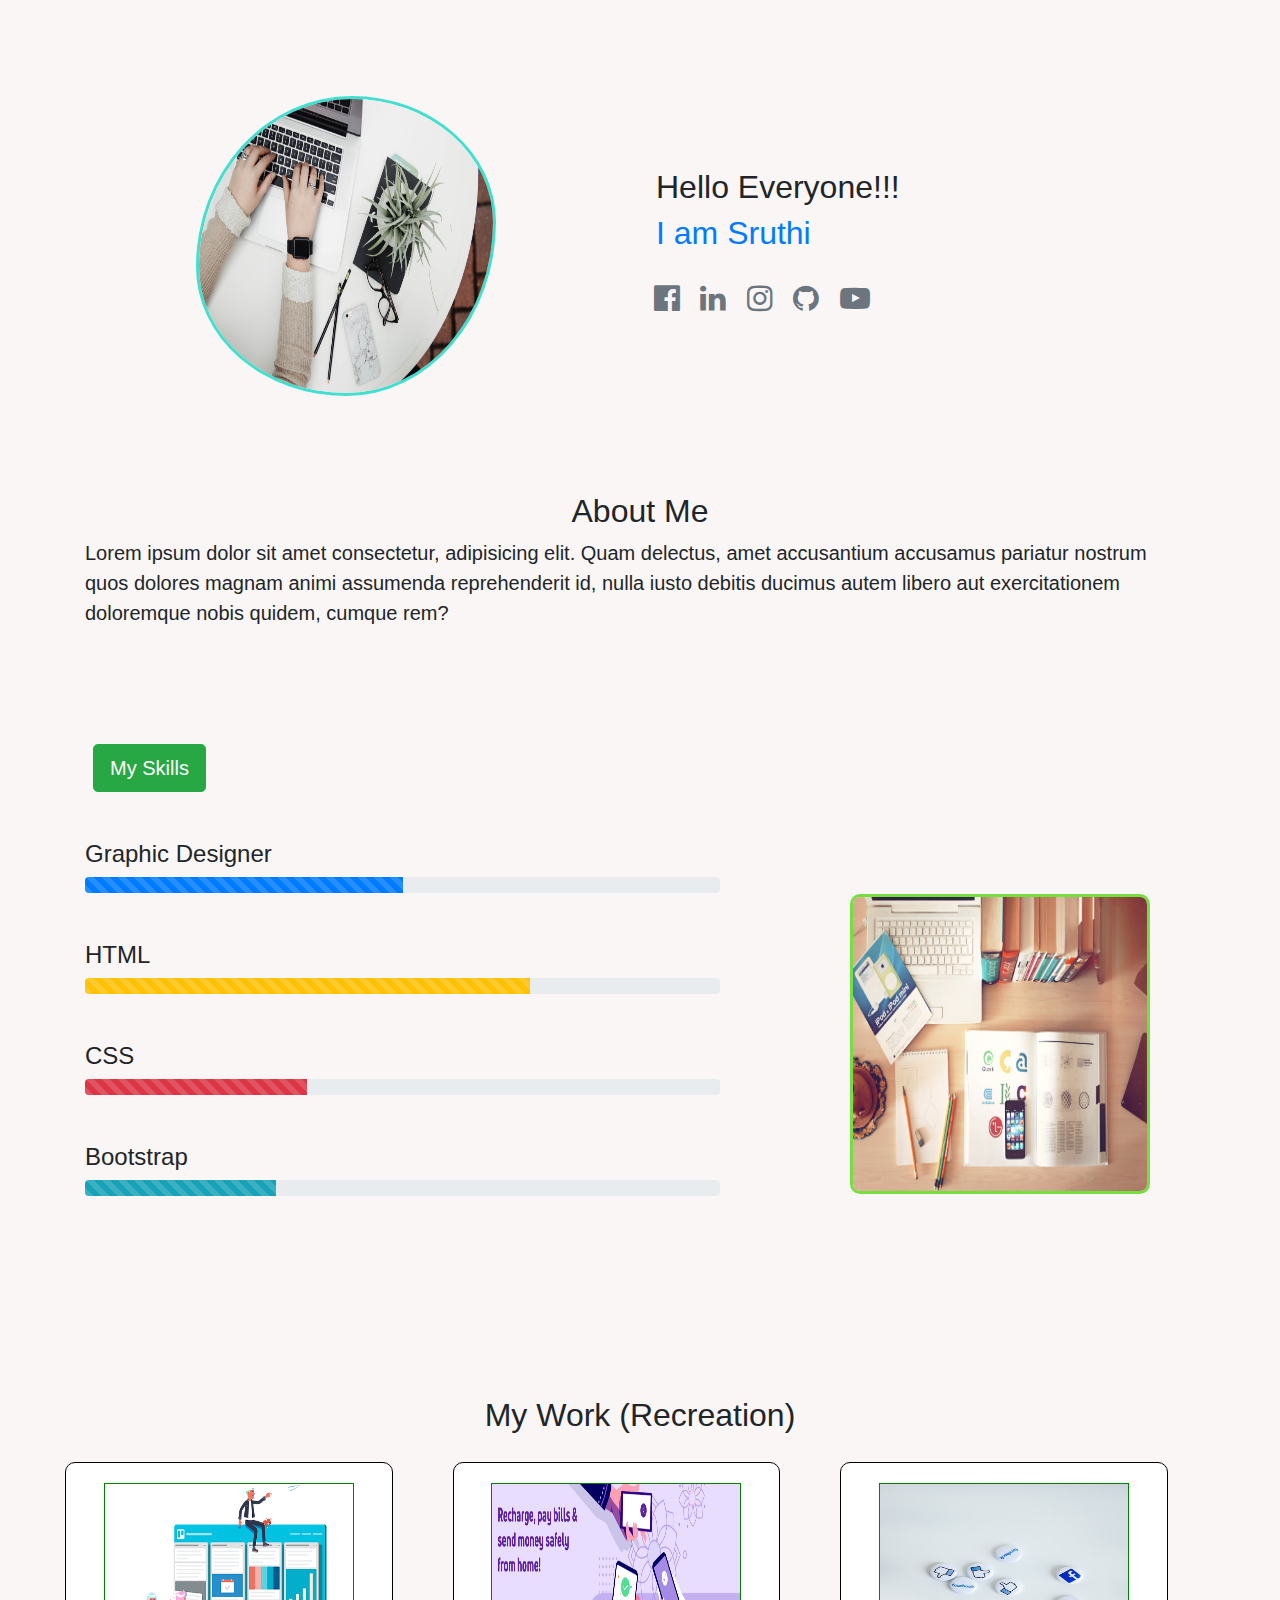
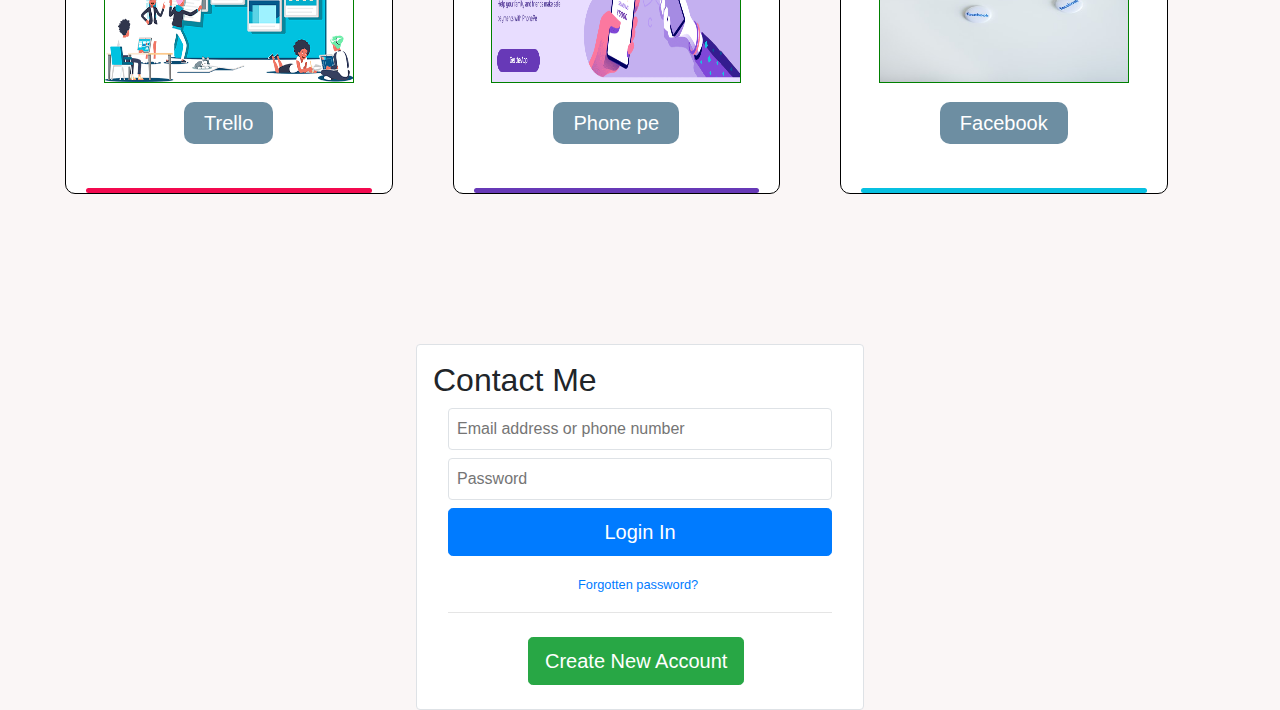
<file: index.html>
<!DOCTYPE html>
<html lang="en">
<head>
    <meta charset="UTF-8">
    <meta name="viewport" content="width=device-width, initial-scale=1.0">
    <link rel="stylesheet" href="https://stackpath.bootstrapcdn.com/bootstrap/4.5.2/css/bootstrap.min.css" integrity="sha384-JcKb8q3iqJ61gNV9KGb8thSsNjpSL0n8PARn9HuZOnIxN0hoP+VmmDGMN5t9UJ0Z" crossorigin="anonymous">
    <link rel="stylesheet" href="https://stackpath.bootstrapcdn.com/font-awesome/4.7.0/css/font-awesome.min.css" integrity="sha384-wvfXpqpZZVQGK6TAh5PVlGOfQNHSoD2xbE+QkPxCAFlNEevoEH3Sl0sibVcOQVnN" crossorigin="anonymous">
    <link rel="stylesheet" type="text/css" href="style.css">
    <title>My portfolio</title>
</head>
<body>
    <section>
        <div class="container">
            <div class="row m-5 p-5">
                <div class="col-sm-12 col-md-6">
                    <img src="d.jpg" style="width:300px ;height:300px ;border-radius:52% 48% 50% 50% / 57% 42% 58% 43% ; border:3px solid turquoise; ">
                </div>
                <div class="col-sm-12 col-md-6 pt-4 mt-5 pl-3">
                    <h2>Hello Everyone!!!</h2>
                    <h2 class="text-primary">I am Sruthi</h2>
                <div style="margin-top:30px; margin-left:-10px;">
                        <a href="#"><i class="fa fa-facebook-official text-muted mx-2" aria-hidden="true" style="font-size:30px"></i></a>
                        <a href="#"><i class="fa fa-linkedin text-muted mx-2" aria-hidden="true"style="font-size:30px"></i></a>
                        <a href="#"><i class="fa fa-instagram text-muted mx-2" aria-hidden="true"style="font-size:30px"></i></a>
                        <a href="#"><i class="fa fa-github text-muted mx-2" aria-hidden="true"style="font-size:30px"></i></a>
                        <a href="#"><i class="fa fa-youtube-play text-muted mx-2" aria-hidden="true"style="font-size:30px"></i></a>
                    </div>
                </div>

            </div>

        </div> 
    </section>
    <section class="col-sm-12 ">
        <div class="container">
           <p class="text-center mx-0  px-5 w-100 h2">About Me</p>
           <p class="lead">Lorem ipsum dolor sit amet consectetur, adipisicing elit. Quam delectus, amet accusantium accusamus pariatur nostrum quos dolores magnam animi assumenda reprehenderit id, nulla iusto debitis ducimus autem libero aut exercitationem doloremque nobis quidem, cumque rem?</p>
        </div>
    </section>
    <section>
        <div class="container">
           <div class="row">
               <div class="col-sm-12 col-md-7">
                    <button class="btn btn-success btn-lg row ml-2 mb-5" style="margin-top:100px">
                      My Skills
                    </button>
                    <h4>Graphic Designer</h4>
                    <div class="progress ">
                        <div class="progress-bar progress-bar-striped progress-bar-animated " role="progressbar" aria-valuenow="75" aria-valuemin="0" aria-valuemax="100" style="width: 50% ;color:green"></div>
                    </div>
                    <h4 class="mt-5">HTML</h4>
                    <div class="progress ">
                        <div class="progress-bar progress-bar-striped progress-bar-animated bg-warning" role="progressbar" aria-valuenow="75" aria-valuemin="0" aria-valuemax="100" style="width:70%"></div>
                    </div>
                    <h4 class="mt-5">CSS</h4>
                    <div class="progress ">
                        <div class="progress-bar progress-bar-striped progress-bar-animated bg-danger" role="progressbar" aria-valuenow="75" aria-valuemin="0" aria-valuemax="100" style="width: 35%"></div>
                    </div>
                    <h4 class="mt-5">Bootstrap</h4>
                    <div class="progress ">
                        <div class="progress-bar progress-bar-striped progress-bar-animated bg-info" role="progressbar" aria-valuenow="75" aria-valuemin="0" aria-valuemax="100" style="width:30%"></div>
                    </div>
               </div>
               <div class="col-sm-12 col-md-4 ">
                   <img src="b.jpg" style="width:300px ;height:300px ;border-radius:10px ; border:3px solid rgb(115, 224, 64); margin-top:250px;margin-left:100px">
               </div>
           </div>
        </div>
    </section>
    <section class="t-6">
       <h2 class="text-center">My Work (Recreation)</h2>
        <div class="row ">
            <div class="box-a col-sm-9 col-md-3" style="margin-left:80px">
                <img src="a.png">       
                <a href="trello.html" target="_blank">Trello</a>
                <div class="s mt-5"></div>   
            </div>
            <div class="box-a box1 col-sm-9 col-md-3">
                <img src="c.PNG">
                       
                <a href="phonepe.html"target="_blank" >Phone pe</a>   
                <div class="o mt-5"></div>
            </div>
            <div class="box-a box1 col-sm-9 col-md-3">
                <img src="e.jpg">
                <a href="facebook.html" target="_blank">Facebook</a>   
                <div class="y mt-5"></div>
            </div>
        </div>
    </section>
    <section class="task-form border rounded p-3  bg-white">
        <h2> Contact Me</h2>
        <form class="col-sm-12">
            <div >
                <input type="email" placeholder="Email address or phone number" class=" border rounded p-2 w-100">
             </div>
             <div>
                <input type="password" placeholder="Password" class=" border rounded p-2 mt-2  w-100">
             </div>
             <div>
                 <button class="btn btn-primary btn-block mt-2 btn-lg">
                     Login In
                 </button>
             </div>
             <div class="my-3">
             
                   <small class="mt-5 "><a href="#">Forgotten password?</a></small>
             </div>
             <hr>
             <div class="gg">
                <button class="btn btn-success pt-2 btn-lg my-2">Create New Account</button>
             </div>
        
         </form>
    </section>













    <script src="https://code.jquery.com/jquery-3.5.1.slim.min.js" integrity="sha384-DfXdz2htPH0lsSSs5nCTpuj/zy4C+OGpamoFVy38MVBnE+IbbVYUew+OrCXaRkfj" crossorigin="anonymous"></script>
    <script src="https://cdn.jsdelivr.net/npm/popper.js@1.16.1/dist/umd/popper.min.js" integrity="sha384-9/reFTGAW83EW2RDu2S0VKaIzap3H66lZH81PoYlFhbGU+6BZp6G7niu735Sk7lN" crossorigin="anonymous"></script>
    <script src="https://stackpath.bootstrapcdn.com/bootstrap/4.5.2/js/bootstrap.min.js" integrity="sha384-B4gt1jrGC7Jh4AgTPSdUtOBvfO8shuf57BaghqFfPlYxofvL8/KUEfYiJOMMV+rV" crossorigin="anonymous"></script>
</body>
</html>
</file>
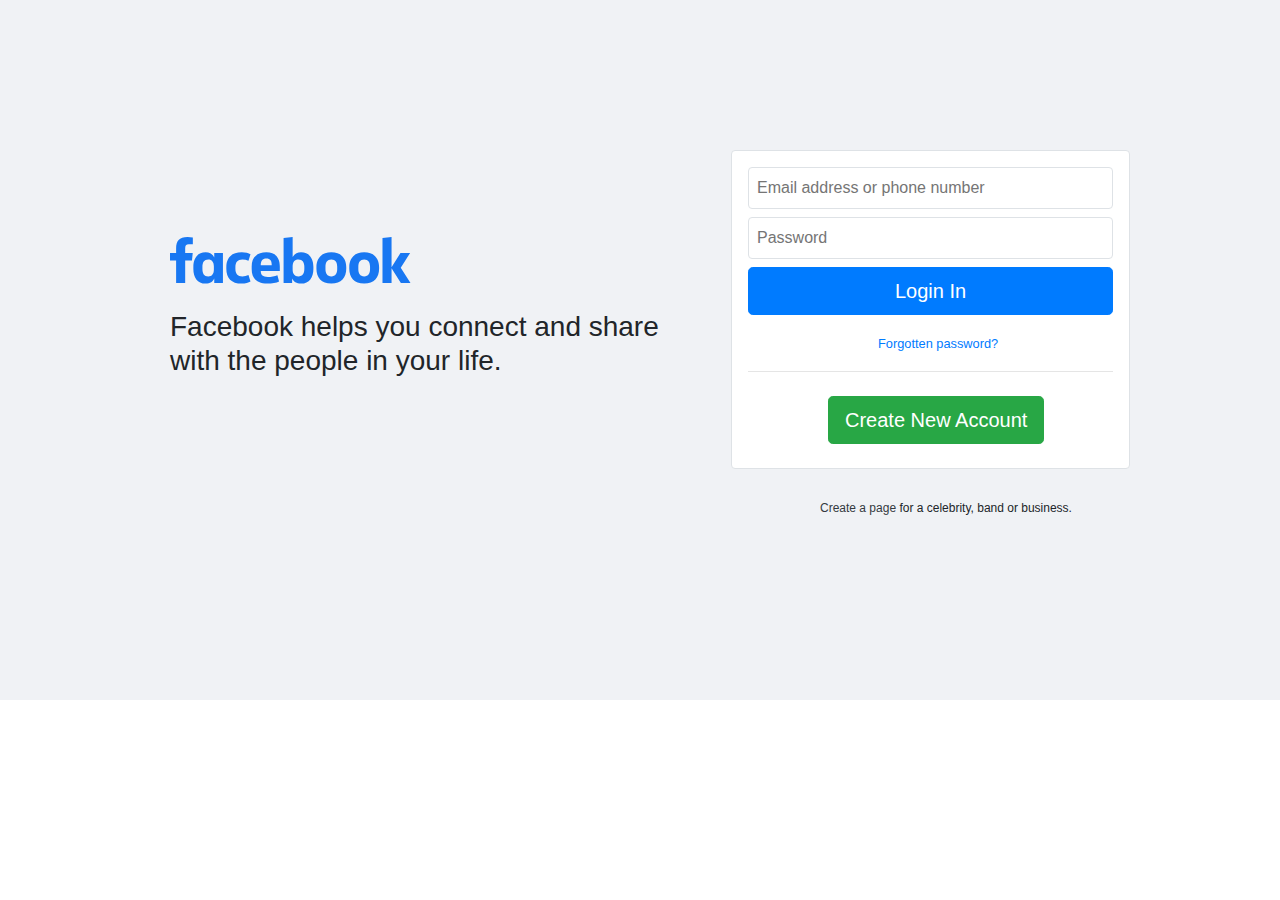
<file: facebook.html>
<!DOCTYPE html>
<html lang="en">
<head>
    <meta charset="UTF-8">
    <meta name="viewport" content="width=device-width, initial-scale=1.0">
    
    <link rel="stylesheet" href="https://stackpath.bootstrapcdn.com/bootstrap/4.5.2/css/bootstrap.min.css" integrity="sha384-JcKb8q3iqJ61gNV9KGb8thSsNjpSL0n8PARn9HuZOnIxN0hoP+VmmDGMN5t9UJ0Z" crossorigin="anonymous">
    <link rel="stylesheet" type="text/css" href="facebook.css">
    <link rel="icon" type="logo" href="Capture.nm.PNG">
    <title>Facebook-log in or sign up</title>
</head>
<body>
   <div  class="abc">
        <div class="container">
          <div class="row">
                <div class="task-1-txt">
                   <img src="dF5SId3UHWd.svg">
                   <p class="h3">Facebook helps you connect and share with the people in your life.</p>
                </div>
              <div class="task-form border rounded p-3 ml-5 bg-white ">
                   <form>
                       <div >
                           <input type="email" placeholder="Email address or phone number" class=" border rounded p-2 w-100">
                        </div>
                        <div>
                           <input type="password" placeholder="Password" class=" border rounded p-2 mt-2  w-100">
                        </div>
                        <div>
                            <button class="btn btn-primary btn-block mt-2 btn-lg">
                                Login In
                            </button>
                        </div>
                        <div class="my-3">
                        
                              <small class="mt-5 "><a href="#">Forgotten password?</a></small>
                        </div>
                        <hr>
                        <div class="gg">
                           <button class="btn btn-success pt-2 btn-lg my-2">Create New Account</button>
                        </div>
                   
                    </form>
                </div>
                <div class="oo">
                    <a href="@" class="text-dark ">Create a page</a> for a celebrity, band or business.
                </div>
            </div>

        </div>
   </div>
    




    <script src="https://code.jquery.com/jquery-3.5.1.slim.min.js" integrity="sha384-DfXdz2htPH0lsSSs5nCTpuj/zy4C+OGpamoFVy38MVBnE+IbbVYUew+OrCXaRkfj" crossorigin="anonymous"></script>
    <script src="https://cdn.jsdelivr.net/npm/popper.js@1.16.1/dist/umd/popper.min.js" integrity="sha384-9/reFTGAW83EW2RDu2S0VKaIzap3H66lZH81PoYlFhbGU+6BZp6G7niu735Sk7lN" crossorigin="anonymous"></script>
    <script src="https://stackpath.bootstrapcdn.com/bootstrap/4.5.2/js/bootstrap.min.js" integrity="sha384-B4gt1jrGC7Jh4AgTPSdUtOBvfO8shuf57BaghqFfPlYxofvL8/KUEfYiJOMMV+rV" crossorigin="anonymous"></script>
</body>
</html>
</file>
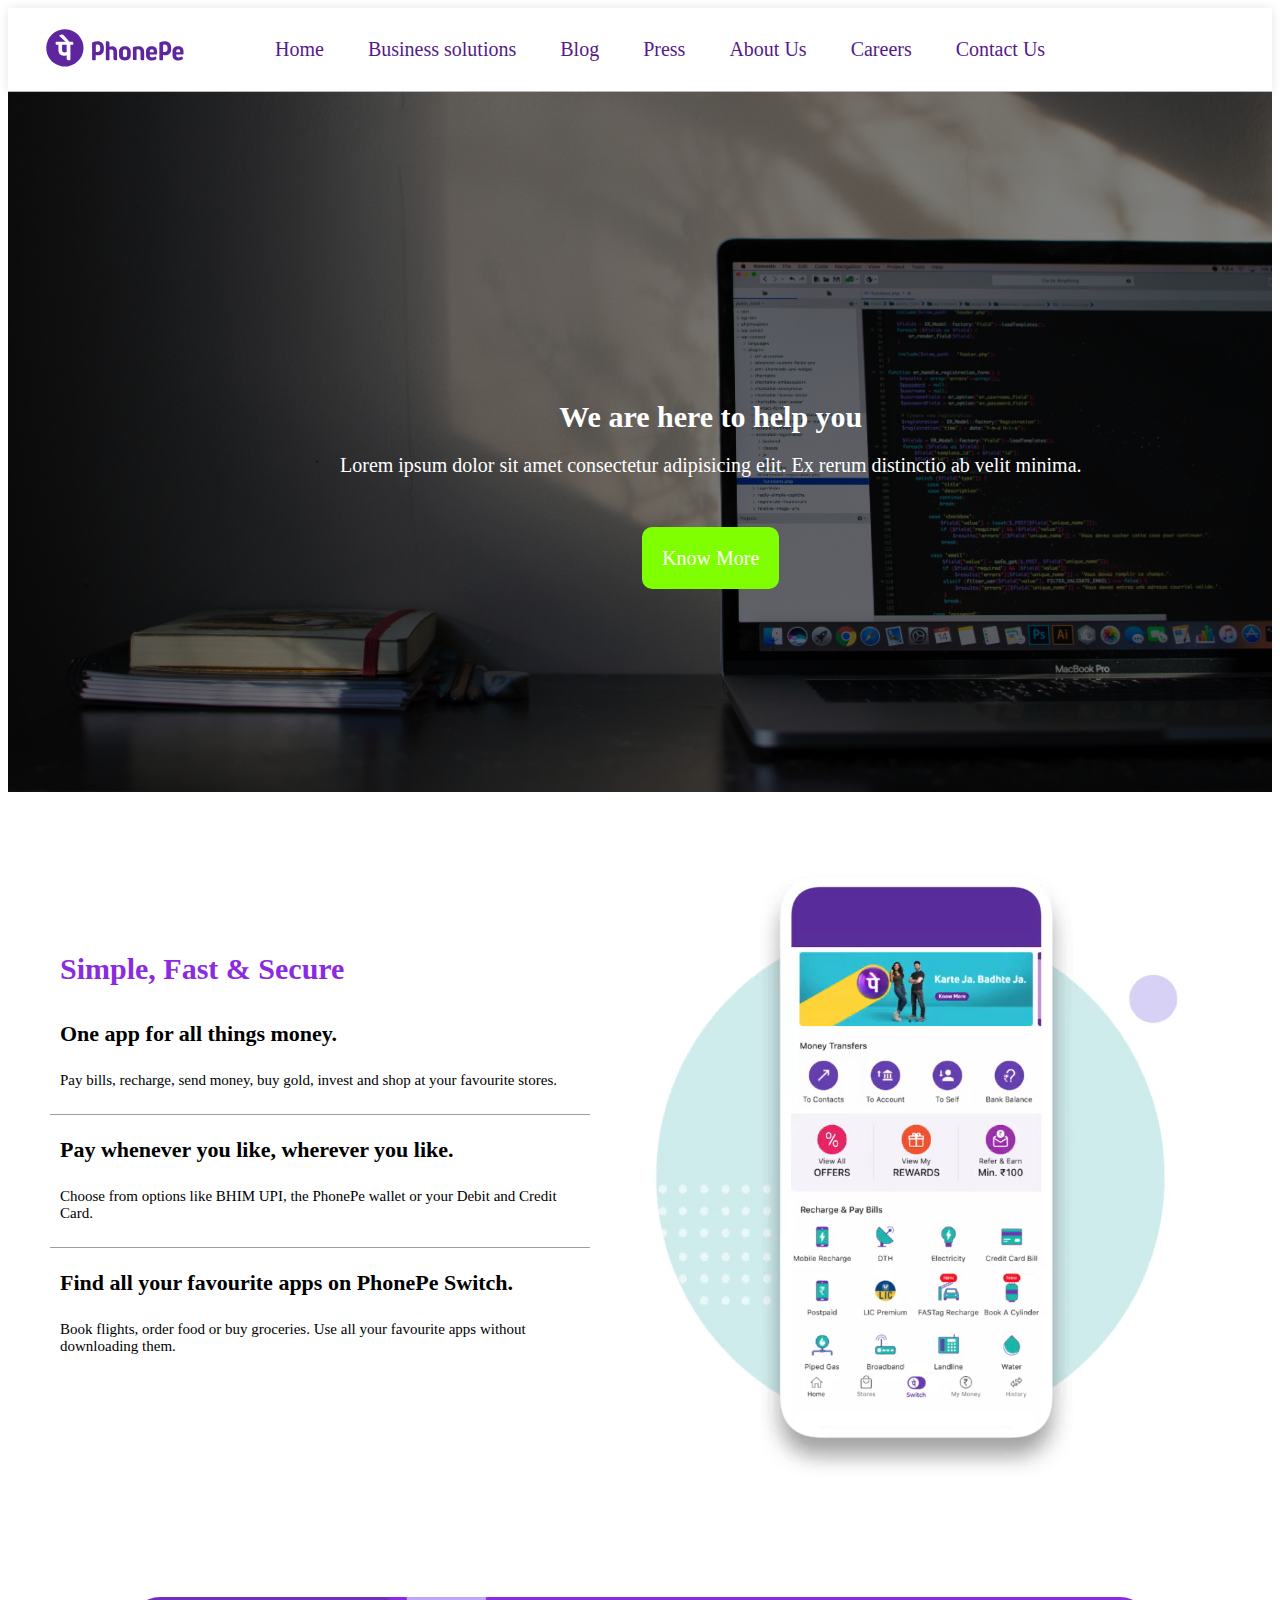
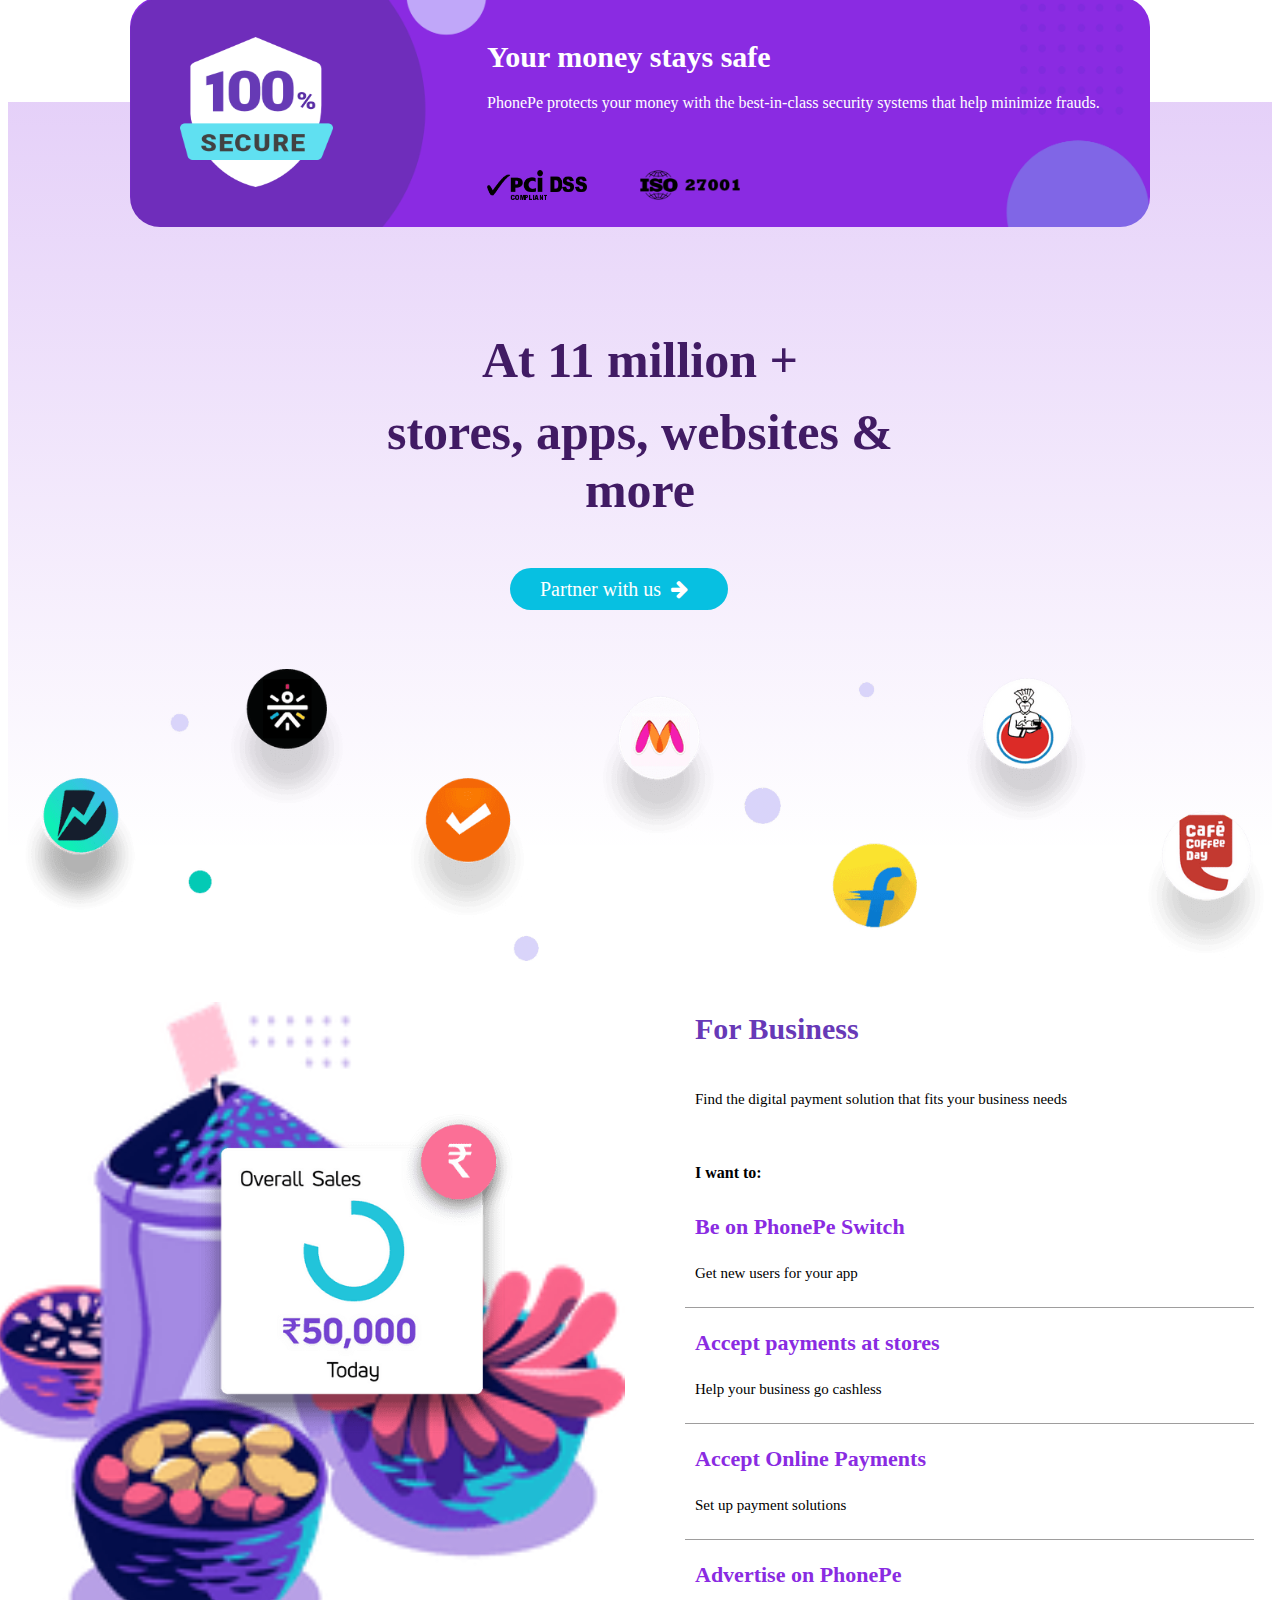
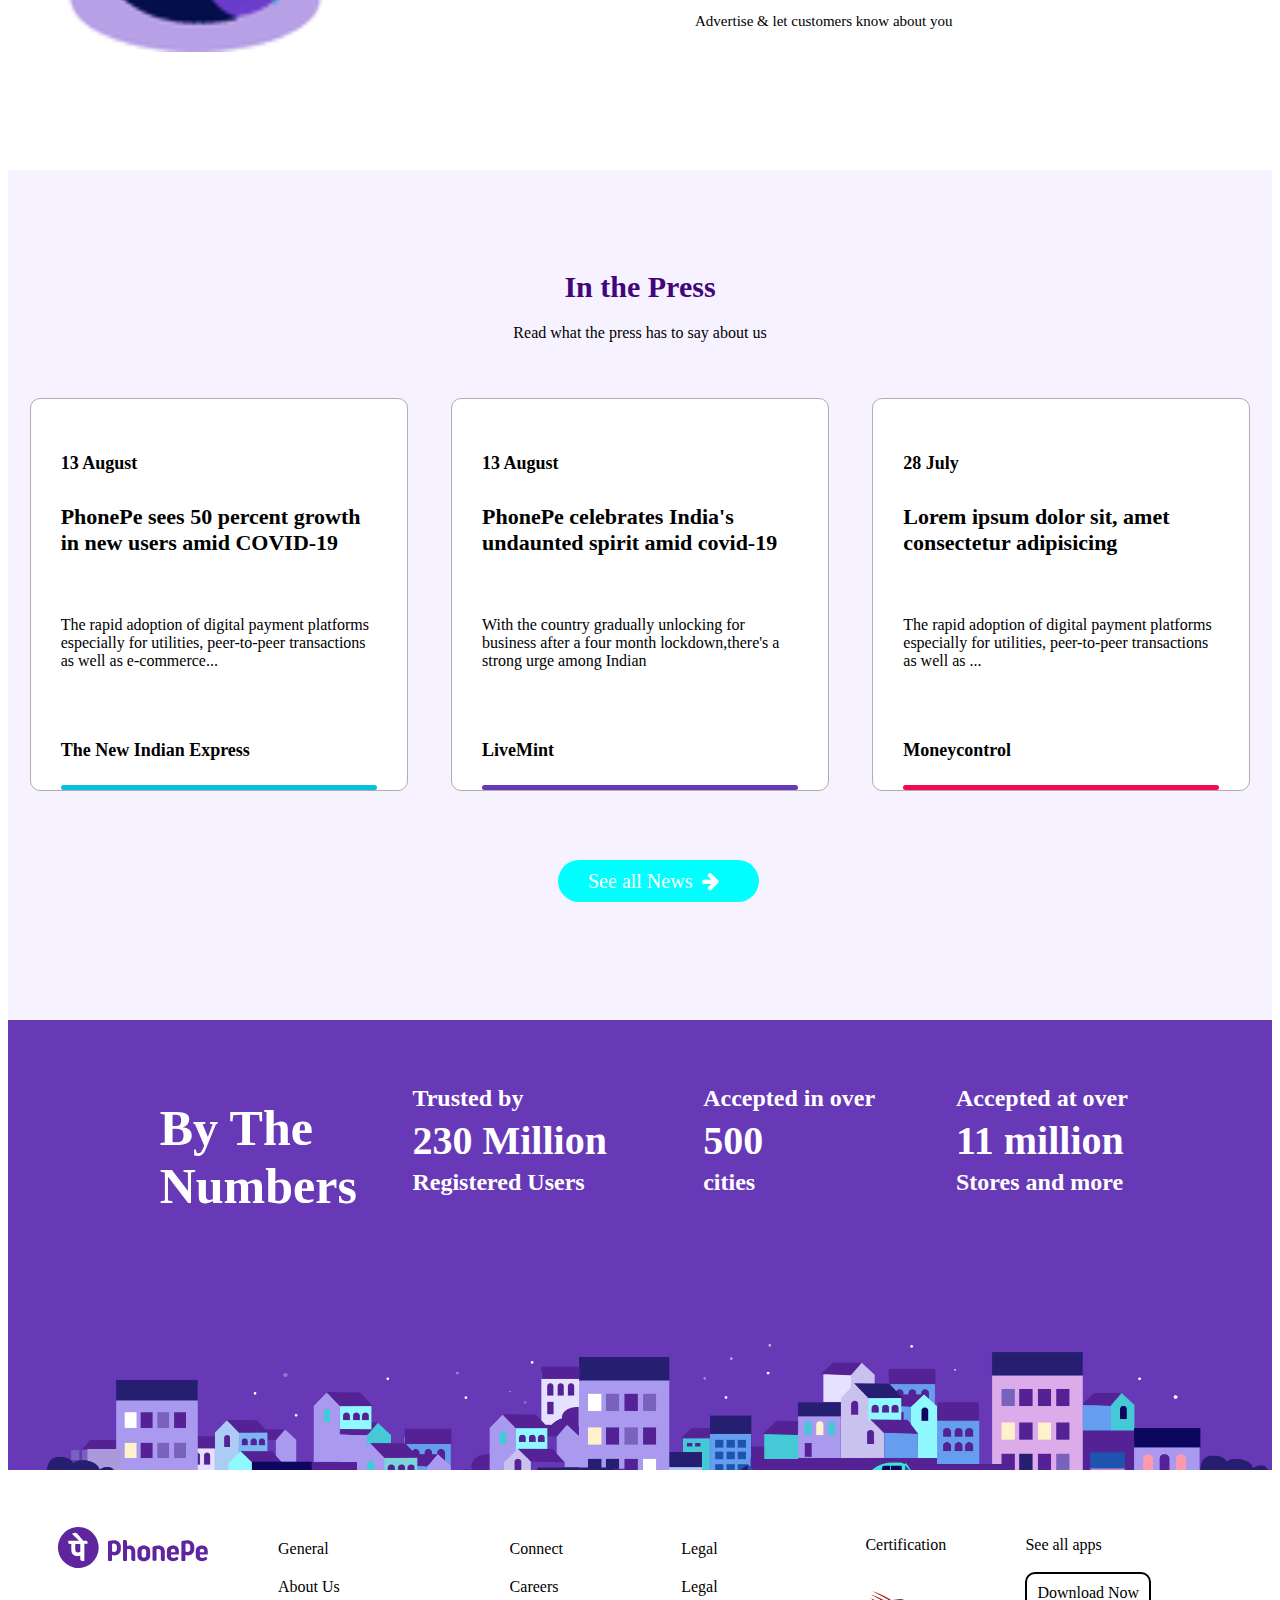
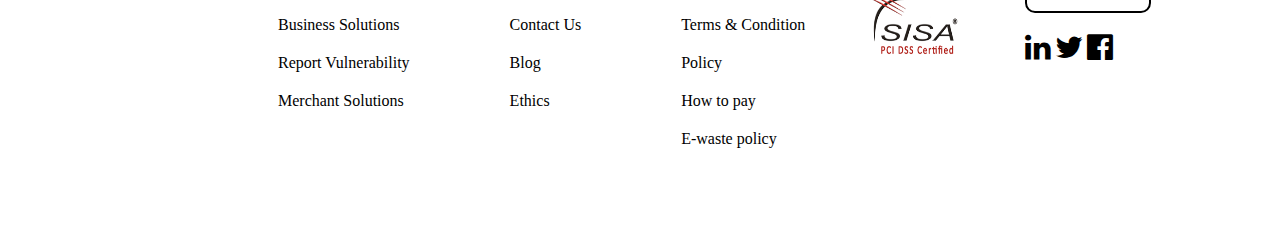
<file: phonepe.html>
<!DOCTYPE html>
<html lang="en">
<head>
    <meta charset="UTF-8">
    <meta name="viewport" content="width=device-width, initial-scale=1.0">
    <link rel="icon" type="logo" href="g.jpg">
    <link rel="stylesheet" type="text/css" href="phonepe.css">
    
    <title>PhonePe.UPI.India's payements</title>
    <meta name="description" content="PhonePe is India's Payments App... We are revolutionizing easy cashless payments! Make lightning fast money transfers, pay your bills in a few clicks, pay easy ...">
</head>
<body>
    <header class="h">
        <div class="container">
            <div class="row">
                <img src="download.svg" class="header-logo">
                <div class="header-nav">
                    <nav>
                        <a href="">Home</a>
                        <a href="">Business solutions</a>
                        <a href="">Blog</a>
                        <a href="">Press</a>
                        <a href="">About Us</a>
                        <a href="">Careers</a>
                        <a href="">Contact Us</a>
                    </nav>
                </div>
            </div>
        </div>
    </header>
    <section class="title">
        <div class="title-img">
            <div class="overlay"></div>
            <img src="emile-perron-xrVDYZRGdw4-unsplash.jpg">
        </div>
        <div class="title-txt">
            <h1>We are here to help you</h1>
            <p>Lorem ipsum dolor sit amet consectetur adipisicing elit. Ex rerum distinctio ab velit minima.</p>
            <a href="@">Know More</a>

        </div>
    </section>
    <section class="features">
        <div class="container">
            <div class="row">
                <div class="features-txt">
                    <h2>Simple, Fast & Secure</h2>
                    <h3>One app for all things money.</h3>
                    <p class="a">Pay bills, recharge, send money, buy gold, invest and shop at your favourite stores.</p>
                    <h3>Pay whenever you like, wherever you like.</h3>
                    <p class="a">Choose from options like BHIM UPI, the PhonePe wallet or your Debit and Credit Card.</p>
                    <h3>Find all your favourite apps on PhonePe Switch.</h3>
                    <p>Book flights, order food or buy groceries. Use all your favourite apps without downloading them.</p>
                </div>
                <div class="features-video">
                    <video autoplay loop>
                        <source src="home-fast-secure.mp4" type="video/mp4">
                        Your browser does not support the video tag.
                    </video>

                </div>
            </div>
        </div>
    </section>
    <section class="safety">
        <div class="container">
            <div class="row">
                <div class="safety-box">
                    <div class="safety-box-img">
                        <img src="downloadr.png">
                       
                    </div>
                    <div class="safety-box-txt">
                        <h1>Your money stays safe</h1>
                        <p>PhonePe protects your money with the best-in-class security systems that help minimize frauds.</p>
                    </div>
                    <img class="abc" src="download 2.png">
                    <img class="abc def" src="download3.png">
                    <div class="ghi">
                       <h1>At 11 million +</h1>
                    </div>
                    <div class="ghi jkl">
                        <h1>stores, apps, websites & more</h1> 
                    </div>
                    
                    <div class="anchor">
                        <a href="@">Partner with us<i class="fa fa-arrow-right" aria-hidden="true"></i></a>
                    </div>
                    <div class="image2">
                        <img src="partner-section-desk.png">
                    </div>
                </div>
            </div>
        </div>
    </section>
    <section>
        <div class="row">
            <div class="content-img">
                <img src="basket-desktop.png">
                <div class="content-img2">
                    <img src="sales-anim.png">
                </div>
            </div>
            <div class="features-txt b">
                <h2>For Business</h2>
                <p>Find the digital payment solution that fits your business needs</p>
                <h4>I want to:</h4>
                <h3>Be on PhonePe Switch</h3>
                <p class="a">Get new users for your app</p>
                <h3>Accept payments at stores</h3>
                <p class="a">Help your business go cashless</p>
                <h3>Accept Online Payments</h3>
                <p class="a">Set up payment solutions</p>
                <h3>Advertise on PhonePe</h3>
                <p>Advertise & let customers know about you</p>
            </div>
        </div>
    </section>
    <section class="t-1">
        <div class="things">
            <h1>In the Press</h1>
            <p>Read what the press has to say about us</p>
        </div>
        <div class="row">
            <div class="box1 v">
                <h4>13 August</h4>
                <h3>PhonePe sees 50 percent growth in new users amid COVID-19</h3>
                <p>The rapid adoption of digital payment platforms especially for utilities, peer-to-peer transactions as well as e-commerce...</p>
                <h4>The New Indian Express</h4>
                <div class="y"></div>       
            </div>
            <div class="box1 v">
                <h4>13 August</h4>
                <h3>PhonePe celebrates India's undaunted spirit amid covid-19</h3>
                <p>With the country gradually unlocking for business after a four month lockdown,there's a strong urge among Indian</p>
                <h4>LiveMint</h4>  
                <div class="o"></div>     
            </div>
            <div class="box1 v">
                <h4>28 July</h4>
                <h3>Lorem ipsum dolor sit, amet consectetur adipisicing </h3>
                <p>The rapid adoption of digital payment platforms especially for utilities, peer-to-peer transactions as well as ...</p>
                <h4>Moneycontrol</h4>
                <div class="s"></div>      
            </div>
        </div> 
        <div class="e">
            <a href="@">See all News<i class="fa fa-arrow-right" aria-hidden="true"></i></a>
        </div>

    </section>
    <section class="t-2">
        <div class="task-img">
            <img src="buildings-bg.png">
              <div class="task2-txt">
                  <div class="t1">
                    <h1>By The Numbers</h1>
                  </div>
                  <div class="t2">
                      <h2>Trusted by</h2>
                      <h1 class="f">230 Million</h1>
                       <h2>Registered Users</h2>
                    </div>
                   <div class="t3">
                      <h2>Accepted in over</h2>
                      <h1 class="f">500</h1>
                      <h2>cities</h2>
                    </div>
                   <div class="t4">
                       <h2>Accepted at over</h2>
                       <h1 class="f">11 million</h1>
                       <h2>Stores and more</h2>

                    </div>
                </div>
        </div>
    </section>
    <footer>
        <div class="row">
            <div class="footer-logo">
                <img src="download.svg">
            </div>
            <div class="footer1">
                
                <ul type="none">
                    <li>General</li>
                    <li><a href="@">About Us</a></li>
                    <li><a href="@">Business Solutions</a></li>
                    <li><a href="@">Report Vulnerability</a></li>
                     <li> <a href="@">Merchant Solutions</a></li>
                </ul>
                
            </div>
            <div class="footer1">
               <ul type="none">
                    <li>Connect</li> 
                  <li><a href="@">Careers</a></li> 
                   <li><a href="@">Contact Us</a></li>
                   <li><a href="@"> Blog</a></li>
                   <li><a href="@">Ethics</a></li>
               </ul>
            </div>
            <div class="footer1">
                <ul type="none">
                    <li>Legal</li>
                  <li><a href="@">Legal</a></li>
                  <li><a href="@">Terms & Condition</a></li>
                  <li><a href="@">Policy</a></li>
                  <li><a href="@">How to pay</a></li>
                 <li><a href="@">E-waste policy</a></li>

                </ul>
            </div>
            <div class="footer1">
                <p>Certification</p>
                <img src="sisa-805af93261222e0a1c1322a9d84a3ccb.png">
            </div>
            <div class="footer1 icons"> 
                
                <p>See all apps</p>
                <a href="@" class="u">Download Now</a>
                <br>
                <a href="https://www.linkedin.com/company/phonepe-internet"><i class="fa fa-linkedin" aria-hidden="true"></i></a>
                <a href="https://twitter.com/PhonePe_"><i class="fa fa-twitter" aria-hidden="true"></i></a>
                <a href="https://www.facebook.com/OfficialPhonePe/"><i class="fa fa-facebook-official" aria-hidden="true"></i></a>
            </div>

        </div>
    </footer>
</body>
</html>
</file>
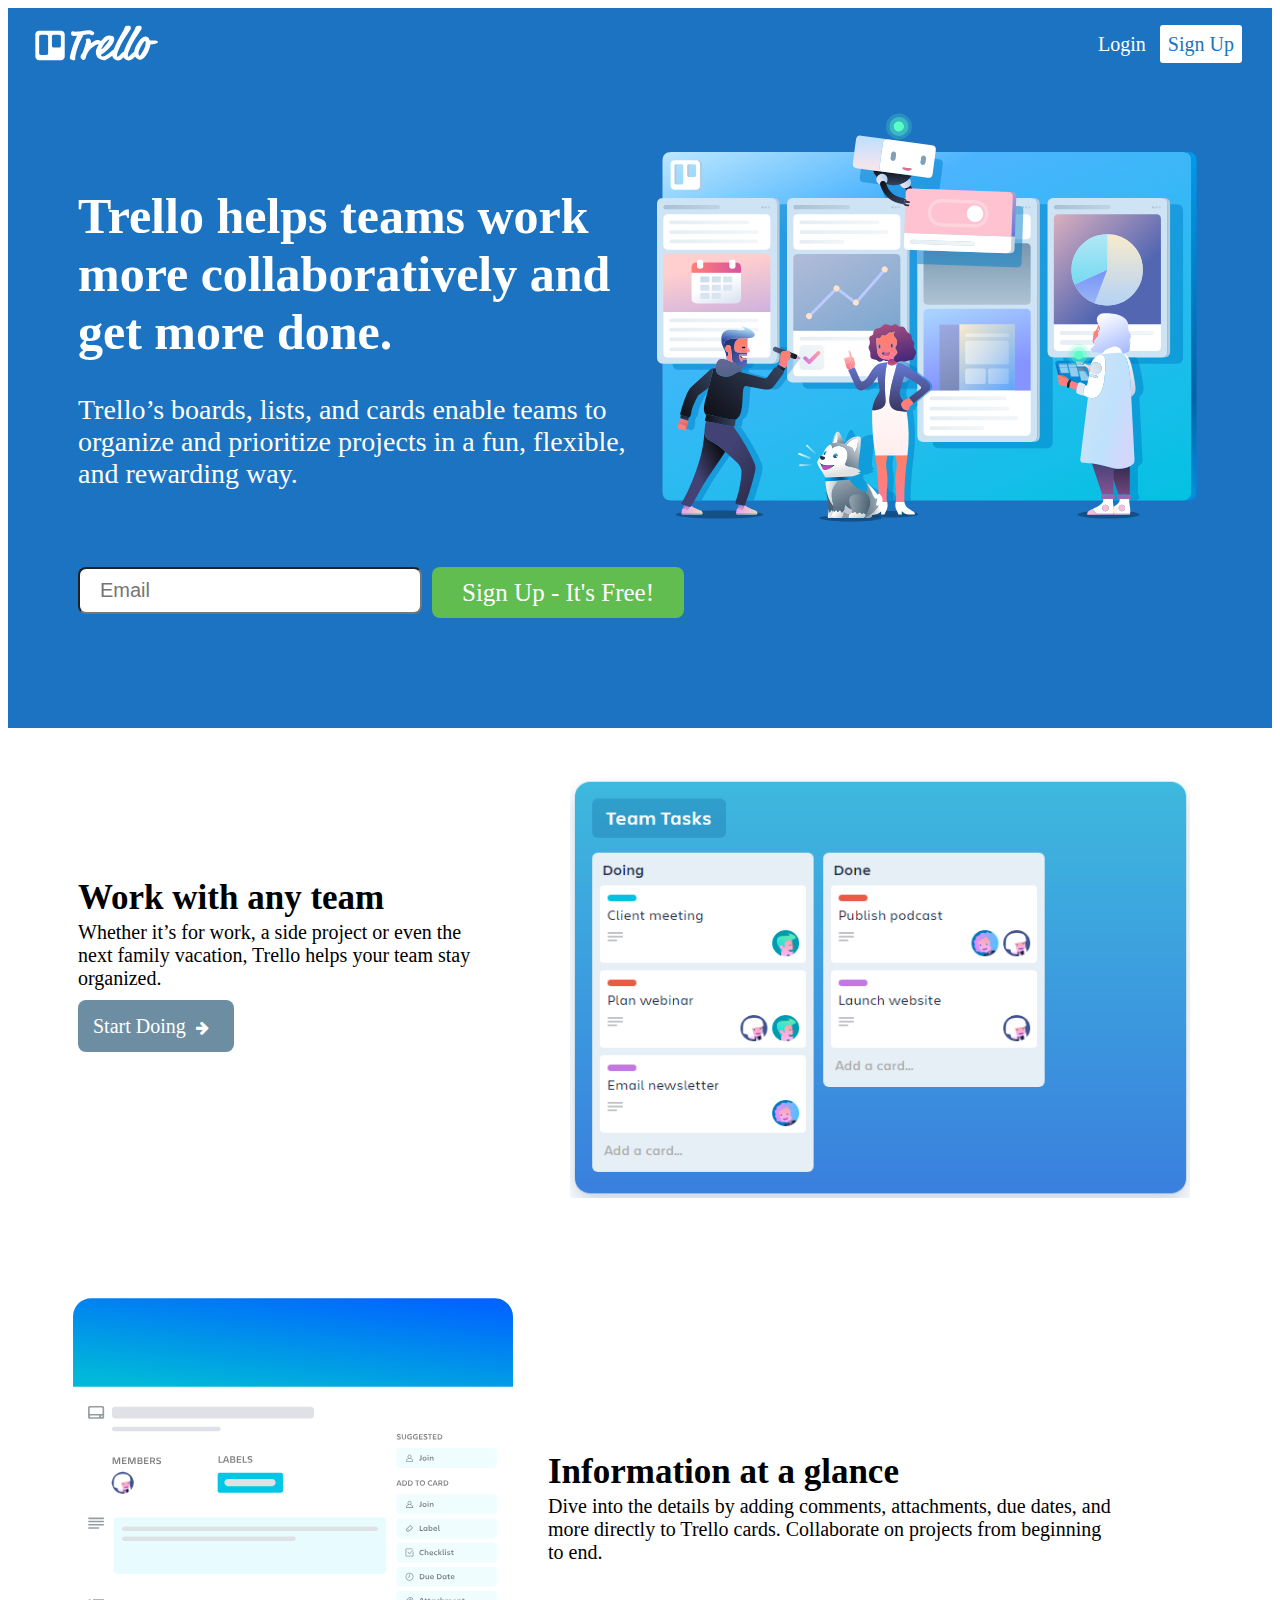
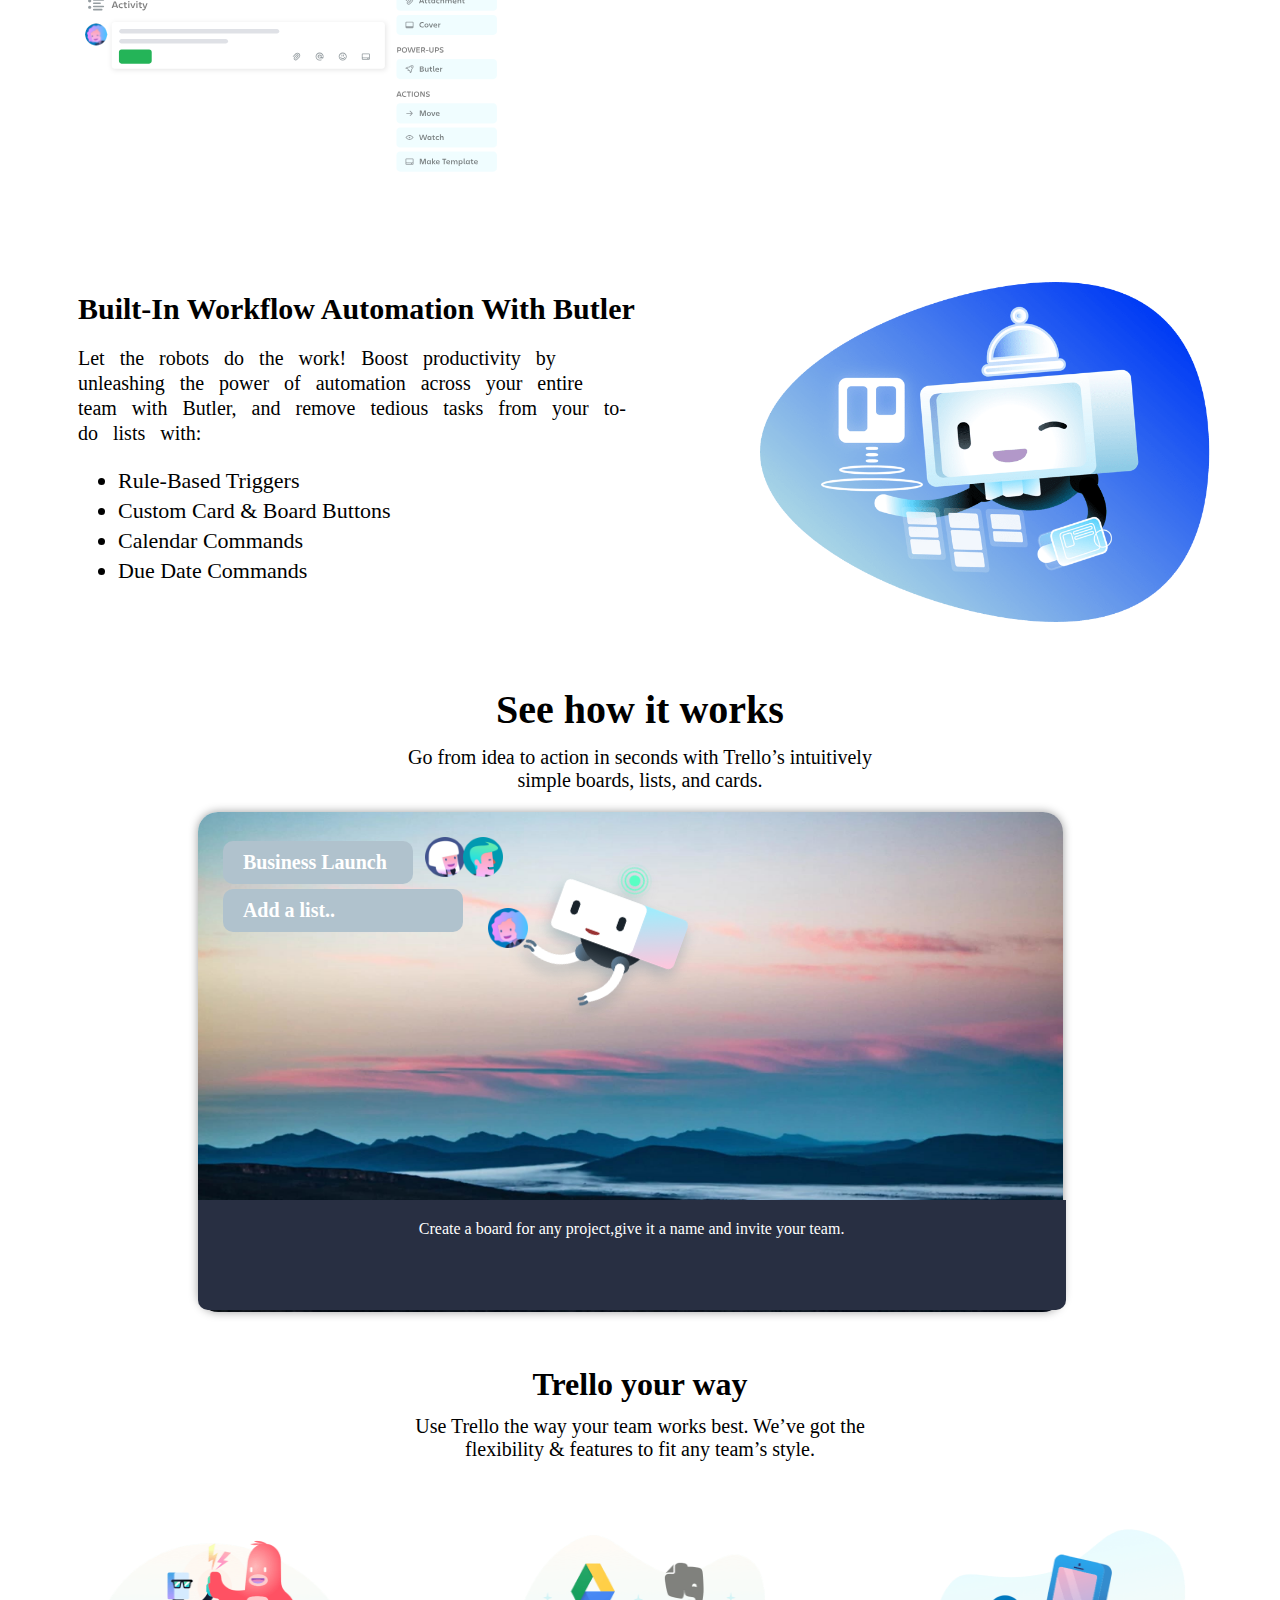
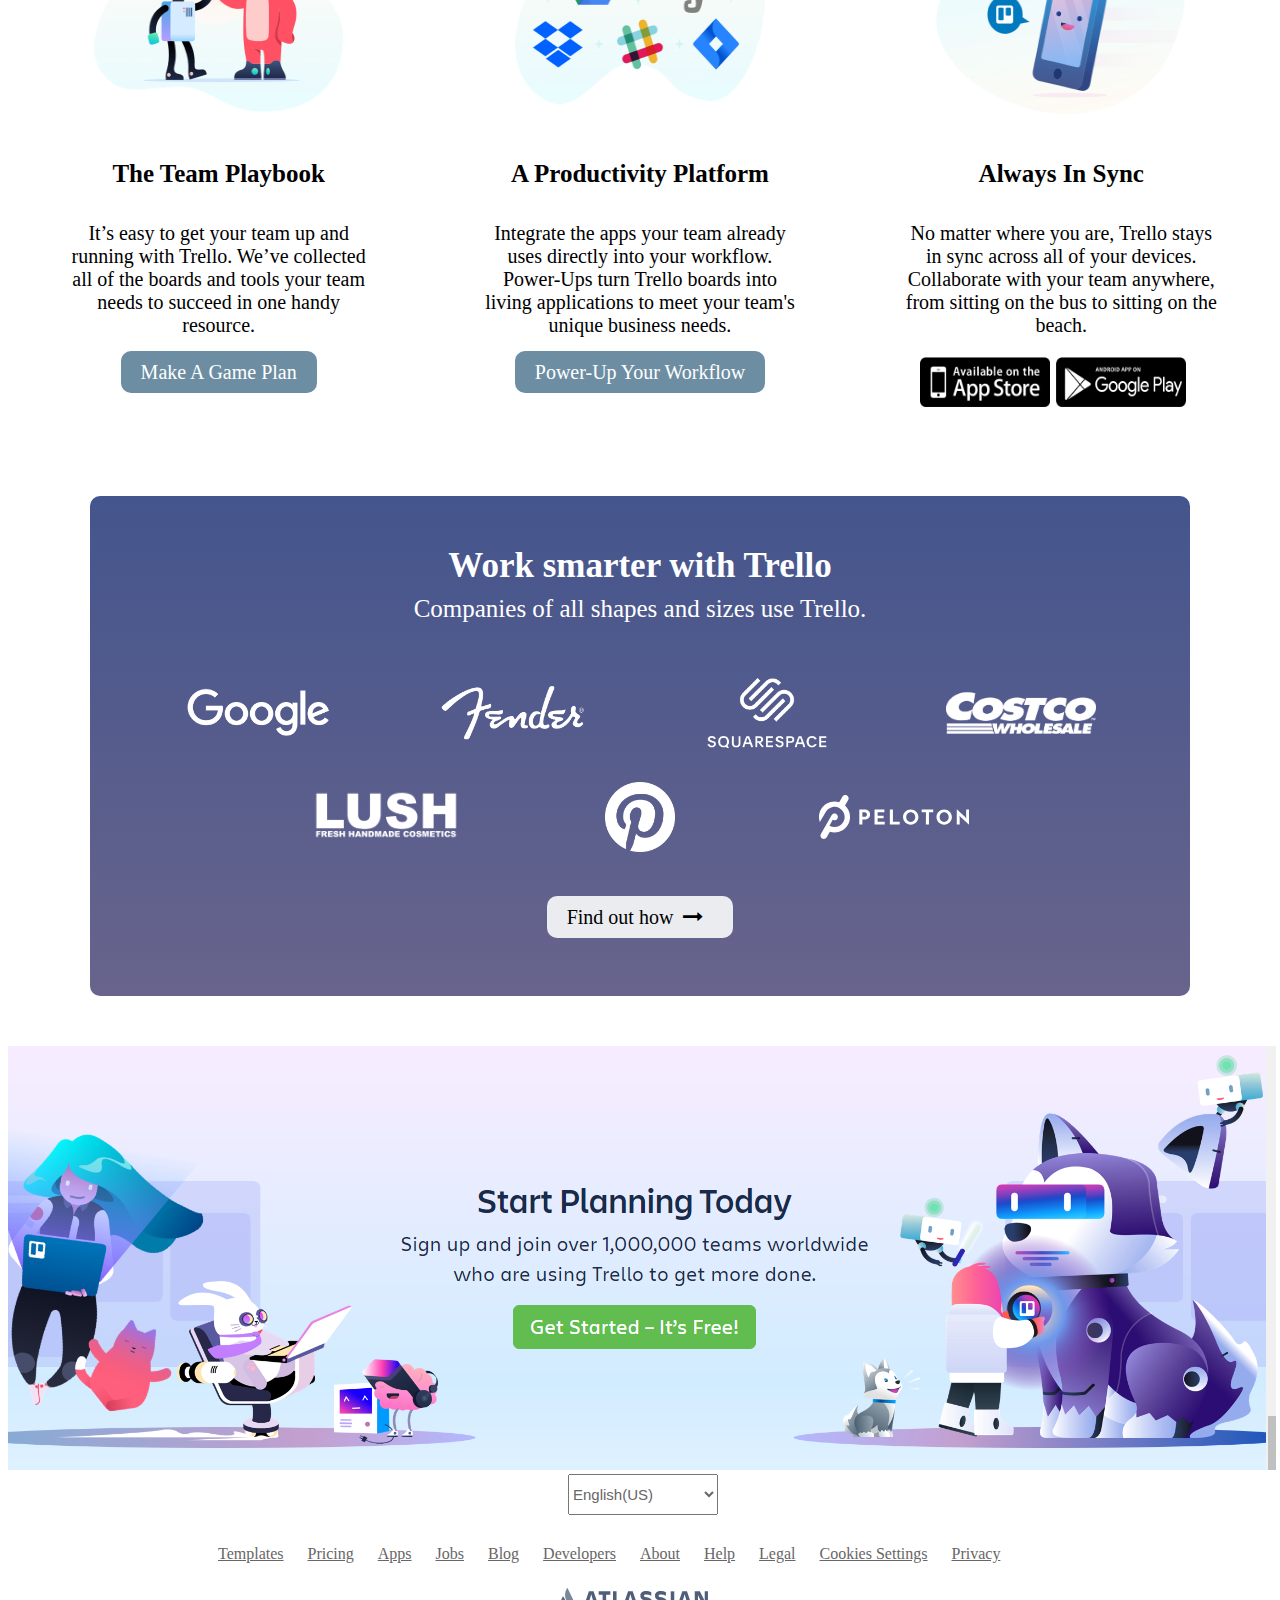
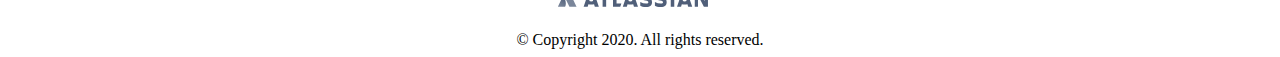
<file: trello.html>
<!DOCTYPE html>
<html lang="en">
<head>
    <meta charset="UTF-8">
    <meta name="viewport" content="width=device-width, initial-scale=1.0">
    <meta name="description" content="Go from Idea to Action in Seconds with Trello’s Intuitively Simple Boards, Lists & Cards. Trello is the Fun, Flexible and Free Way to Organize Plans, Projects & More. Agile Kanban Boards. Join 25 Million People. Work Offline. iOS & Android Apps. Available in 21 Languages.">
    <link rel="stylesheet" type="text/css" href="trello.css">
    <link rel="icon" type="logo" href="kisspng-trello-logo-slack-atlassian-trello-5b2bcdc85e4d36.2783338815295973843863.jpg">
    <title>Trello</title>
</head>
<body>
    <header class="t-1">
        <div class="row">
            <img src="trello-logo-white.svg" class="title-logo">
           <div class="header-nav">
              <a href="@" class="a1">Login</a>
             <a href="@" class="a2">Sign Up</a>
           </div>
           <div class="title-text">
               <h1>Trello helps teams work more collaboratively and get more done.</h1>
               <p>Trello’s boards, lists, and cards enable teams to organize and prioritize projects in a fun, flexible, and rewarding way.</p>
           </div>
           <div class="title-img">
              <img src="hero-a.svg" class="b">
            </div>
            <div class="input">
                <input type="text" placeholder="Email" class="c">
            </div>
            <div class="anchor">
                <a class="a3">Sign Up - It's Free!</a>
            </div>
        </div>
    </header>
    <section class="t-2">
        <div class="row">
           <div class="t-2-txt">
              <h1>Work with any team</h1>
              <p>Whether it’s for work, a side project or even the next family vacation, Trello helps your team stay organized.</p>
              <a class="a4">Start Doing<i class="fa fa-arrow-right" aria-hidden="true"></i></a>
           </div>
           <div class="box1">
               <img src="Capture.PNG">
           </div>
        </div>

    </section>
    <section class="t-3">
        <div class="row">
            <div class="box2">
                <img src="card-back.svg">
            </div>
            <div class="t-3-txt">
                <h1>Information at a glance</h1>
                <p>Dive into the details by adding comments, attachments, due dates, and more directly to Trello cards. Collaborate on projects from beginning to end.</p>
             </div>
         </div>
    </section>
    <section class="t-4">
        <div class="row">
            <div class="t-4-txt">
               <h1>Built-In Workflow Automation With Butler</h1>
               <p>Let the robots do the work! Boost productivity by unleashing the power of automation across your entire team with Butler, and remove tedious tasks from your to-do lists with:</p>
               <ul>
                   <li>Rule-Based Triggers</li>
                   <li>Custom Card & Board Buttons</li>
                   <li>Calendar Commands</li>
                   <li>Due Date Commands</li>
               </ul>            
            </div>
            <div class="box4">
                <img src="butler.png">
            </div>
         </div>
    </section>
    <section class="t-5">
        <div>
            <h2>See how it works</h2>
            <p>Go from idea to action in seconds with Trello’s intuitively simple boards, lists, and cards.</p>
        </div>
        <div class="t-5-img">
            <img src="board-back.jpg" class="img4">
            <img src="robot.png" class="img5">
            <img src="user-1.png" class="img6">
            <img src="user-2.png" class="img7">
            <img src="user-3.png" class="img8">
            <h4 class="def">Business Launch</h4>
            <h4 class="abc">Add a list..</h4>
            <div class="jkl">
                Create a board for any project,give it a name and invite your team.
            </div>
        </div>
    </section>
    <section class="t-6">
        <h3>Trello your way</h3>
        <p class="y">Use Trello the way your team works best. We’ve got the flexibility & features to fit any team’s style.</p>
        <div class="row">
            <div class="box-a">
                <img src="updated-layouts-collab.png">
                <h4>The Team Playbook</h4>
                <p>It’s easy to get your team up and running with Trello. We’ve collected all of the boards and tools your team needs to succeed in one handy resource.</p>          
                <a href="@" class="ab">Make A Game Plan</a>   
            </div>
            <div class="box-a">
                <img src="updated-layouts-platform.png">
                <h4>A Productivity Platform</h4>
                <p>Integrate the apps your team already uses directly into your workflow. Power-Ups turn Trello boards into living applications to meet your team's unique business needs.</p>          
                <a href="@" class="ab">Power-Up Your Workflow</a>   
            </div>
            <div class="box-a">
                <img src="updated-layouts-sync.png">
                <h4>Always In Sync</h4>
                <p>No matter where you are, Trello stays in sync across all of your devices. Collaborate with your team anywhere, from sitting on the bus to sitting on the beach.</p>          
               <div class="de">
                <img src="btn-appstore-black.png">
                <img src="btn-playstore-black.png">
               </div>
            </div>
        </div>
    </section>
    <section class="t-7">
        <div class="box7">
            <h2>Work smarter with Trello</h2>
            <p>Companies of all shapes and sizes use Trello.</p>
            <img src="logo-google.svg">
            <img src="logo-fender.svg">
            <img src="logo-squarespace.svg">
            <img src="logo-costco.svg">
            <img src="logo-lush.svg">
        
    
            <img src="logo-pinterest.svg">
            <img src="logo-peloton.svg">
    

           <div class="yy">
              <a class="ac" href="@">Find out how<i class="fa fa-long-arrow-right" aria-hidden="true"></i></a>
           </div>
        </div>
    </section>
    <section class="t-8">
         <div>
             <img src="Capture2.PNG">
         </div>
    </section>
    <footer>
        <div class="aa">
            <select class="bb">
                <option>English(US)</option>
                <option>Telugu</option>
                <option>Hindi</option>
            </select>
        </div>
        <div class="footer-nav">
            <a href="@">Templates</a>
            <a href="@">Pricing</a>
            <a href="@">Apps</a>
            <a href="@">Jobs</a>
            <a href="@">Blog</a>
            <a href="@">Developers</a>
            <a href="@">About</a>
            <a href="@">Help</a>
            <a href="@">Legal</a>
            <a href="@">Cookies Settings</a>
            <a href="@">Privacy</a>
        </div>
        <div class="box8" >
            <img src="atlassian-logo-white-small.svg">
        </div>
        <div class="box9">
            &copy; Copyright 2020. All rights reserved.
        </div>
    </footer>


</body>
</html>
</file>
<file: style.css>
body{
    background-color:rgba(248, 242, 242, 0.699)
}
.box-a{
    width:25%;
    margin:20px 30px;
    margin-bottom:0px;
    padding:20px;
    padding-bottom:0px;
    text-align:center;
    font-size:25px;
    background-color:white;
    
    border:0.5px solid black;
    border-radius:10px;
}
.box-a:hover{
    box-shadow:0px 0px 10px silver
}
.box-a img{
    width:250px;
    height:200px;
    margin-bottom:20px;
    border:0.5px solid green;


}
.t-6{
    margin-top:200px;
    
} 
.box-a a{
    background-color:rgb(109,142,162);
    color:white; 
    font-size:20px;
    padding:10px 20px;
    width:200px;
    border-radius:10px;
    text-decoration:none;
    
    
}
.s{
    background-color:rgb(243, 9, 79);
    border-radius:10px;
    height:5px;

}
.o{
    background-color:rgb(103, 57, 183);
    border-radius:10px;
    height:5px;
    
}
.y{
    background-color:rgb(7, 192, 225);
    border-radius:10px;
    height:5px
}

.task-form{
    width:35%;
    margin:0 auto;
    margin-top:150px;
    

}
small a{
    margin-left:130px;
}
.abc{
    background-color:rgb(240,242,245);
    height:700px
}
.gg{
    margin-left:80px
}
.oo{
    margin-left:750px;
    margin-top:30px;
    font-size:12px
}
@media only screen and (max-width:1000px){
    .box1{
        margin-left:80px
    }
    .task-form{
        width:80%;
        margin:none
       
    }
 }
</file>
<file: facebook.css>
.task-1-txt{
    margin-top:200px;
    margin-left:100px;
    width:45%;
    
}
.task-1-txt img{
width:300px;
height:120px;
margin-bottom:-10px;
margin-left:-30px
}
.task-form{
    width:35%;
    margin-top:150px;

}
small a{
    margin-left:130px;
}
.abc{
    background-color:rgb(240,242,245);
    height:700px
}
.gg{
    margin-left:80px
}
.oo{
    margin-left:750px;
    margin-top:30px;
    font-size:12px
}
</file>
<file: phonepe.css>
@import url('https://stackpath.bootstrapcdn.com/font-awesome/4.7.0/css/font-awesome.min.css');

.body{
    margin:0;
    background-color:white
}
.container{
    width:1200px;
    margin:auto;
    
}
.row{
    display:flex;
    flex-wrap:wrap
}

.header-logo{
    width:150px;
    height:50px;
    margin-top:15px;
    margin-right:20px;
    
}
.header-nav{
    margin:15px;
    padding:15px 30px 15px 30px
}
.header-nav nav a{
    
    margin: 10px 10px;
    padding:10px;
    font-weight:400px;
    text-decoration:none;
    font-size:20px;
    border-radius:10px
}
.header-nav nav a:hover{
    background-color:blueviolet;
    transition:0.5s;
    color:white
}
.h{
    border-bottom: 0.1px solid rgba(0, 0, 0, 0.281);
    box-shadow: 0px 0px 10px rgba(0, 0, 0, 0.103);
}

.title-img{
    position:relative;
    height:700px;
}
.title-img img{
    width:100%;
    height:700px
}
.overlay{
position:absolute;
background-color: black;
opacity:0.5;
z-index:1;
width:100%;
height:100%
}
.title-txt{
position:absolute;
color:white;
z-index:2;
top:40%;
left:25%;
text-align:center;

padding:20px
}
.title-txt h1{
    font-size:30px;
}
.title-txt p{
    font-size:20px;
    margin-bottom:70px
}
.title-txt a{
    background-color: chartreuse;
    color:white;
    border-radius: 10px;
    font-weight:40px;
    text-decoration:none;
    font-size:20px;
    padding:20px;
    
}
.title-txt a:hover{
    background-color: rgb(142, 202, 82);
}
.features{
    margin-top:60px;
    margin-bottom:100px
}
.features-txt{
    width:45%;
    margin: 10px 10px auto;
}
.features-txt h2{
    font-size:30px;
    font-weight:100px;
    margin-top:80px;
    color:blueviolet;
    padding:10px;
}
.features-txt h3{
    font-size:22px;
    font-weight:50px;
    
    padding:0px 10px;
    margin-bottom: 10px;
}
.features-txt p{
    font-size:15px;
    font-weight:100px;
   
    padding:10px 10px 25px 10px;
}
.a{
    
    border-bottom:1px solid rgba(51, 48, 48, 0.473);
}
.features-video{
    widows: 45%;
    margin:auto;
    height:600px
}
.safety{
    background: linear-gradient(rgba(137, 43, 226, 0.219), rgba(223, 206, 240, 0));
    height:750px;
    margin-top:250px;
    
}
.safety-box{
    width:85%;
    margin:0 auto;
    background-image: url('/trust-bg.png');
    background-repeat: no-repeat;
    height:230px;
    background-size:100%;
    background-color: blueviolet;
    border-radius:30px;
    margin-top:-105px;
    position:relative;

}
.safety-box-img{
    width:15%;
    position:relative
}
.safety-box-img img{
    height:150px;
    width:100%;
    padding: 40px 50px;
    
}
.safety-box-txt{
    width:70%;
    color:white;
    position:absolute;
    z-index:1;
    top:10%;
    left:35%;
    
}
.safety-box-txt  h1{
    font-weight:450px;
    font-size:30px

}
.abc{
    position:absolute;
    z-index:2;
    top:75%;
    left:35%;
    width:100px;
    height:30px
}
.def{
    left:50%
}
.ghi{
    width:40%;
    text-align:center;
    font-size:25px;
    font-weight:400px;
    color:rgb(65, 27, 100);
    margin:0 auto;
    margin-top:100px;
    
    
}
.jkl{
    width:60%;
    margin:-20px  auto 50px auto ;
    
    
}

.anchor a{
    border-radius:30px;
    background-color:rgb(7, 192, 225);
font-size:20px;
color:white;
    padding:10px 30px;
    text-decoration:none;
    
    margin:0 380px
}
.anchor a:hover{
    background-color:cyan
}
.image2{
    width:1250px;
    margin-top:60px;
    margin-left:-110px;
    height:250px;
}
.image2 img{
    width:100%;
    
}
.content-img{
width:50%;
position:relative;
height:650px;
margin:150px 50px 0 -15px;


}
.content-img img{
    width:100%;
    height:100%

}
.content-img2{
    position:absolute;
    z-index:1;
    right:8%;
    top:16%;
    height:650px;
    width:650px
}
.b{
    margin-top:70px;
    
    margin-left:10px;
    margin-right:-20px
    
    
}
.b h3{
    color:blueviolet
}
.b h2{
    color:rgb(103, 57, 183);
    font-size:30px;
}
.b h4{
    padding:10px
}
.t-1{
    background-color: rgb(246, 242, 255);
    margin-top:100px;
    height:850px
    
}
.box1{
    width:25%;
    margin:0 auto;
    
    border:0.5px solid rgb(180, 171, 171);
    border-radius:10px;
    padding:30px 30px 0 30px;
    background-color: white;
    margin-top:40px;
    margin-bottom:70px
    
}
.v:hover{
    border-bottom: 0.1px solid rgba(0, 0, 0, 0.281);
    box-shadow:10px 10px 10px rgba(0, 0, 0, 0.103);
}
.t-1 h1{
    text-align:center;
    padding-top:100px;
    
    color:rgb(66, 6, 122);
    font-size:30px;
    font-weight:200px;

}
.things{
    text-align:center
}
.box1 h3{
 font-size:22px;
margin-top:30px;
 
 margin-bottom:60px
}
.box1 p{
    
    margin-bottom:70px
}
.box1 h4{
    font-size:18px
}
.s{
    background-color:rgb(243, 9, 79);
    border-radius:10px;
    height:5px
}
.o{
    background-color:rgb(103, 57, 183);
    border-radius:10px;
    height:5px
}
.y{
    background-color:rgb(7, 192, 225);
    border-radius:10px;
    height:5px
}
.t-1 a{
    border-radius:30px;
    background-color: cyan;
    padding:10px 30px;
    text-decoration:none;
    margin-left:550px;
    color:white;
    font-size:20px
    
}
.t-1 a:hover{

    background-color: rgb(50, 248, 248);
}
.task-img{
    width:100%;
    position:relative;
    background-color: rgb(103,57,183);
    height:450px;
    
}
.task-img img{
    width:100%;
    height:250px;
    padding-top:200px
}
.task2-txt .t1{
    position:absolute;
    z-index:1;
    top:10%;
width:15%;
    left:12%;
    color:white;
    font-size:25px;
}
.t2{
    position:absolute;
    z-index:1;
    top:10%;
     width:20%;
    left:32%;
    color:white;
    
    
}
.t3{
    position:absolute;
    z-index:1;
    top:10%;
     width:15%;
    left:55%;
    color:white;
    
}
.t4{
    position:absolute;
    z-index:1;
    top:10%;
     width:15%;
    left:75%;
    color:white;
    
}
.f {
    font-size:40px;
    
    margin:-15px 0
}
.footer-logo{
    width:150px;
    height:50px;
    margin-top:50px;
    
    margin-left:50px
}
.footer1{
    
    margin:50px 30px;
    
}
.footer1 a{
    text-decoration:none;
    color:black;
    
}
.footer1 li{
    margin:20px 0
}
.footer1 a:hover{
    color:rgb(103,57,183)
}
.footer1 img{
    width:100px;
    height:80px
}
.icons{
    margin:50px 30px;
    
}
.fa-linkedin{
    font-size:30px;
    margin-top:30px
}
.fa-facebook-official{
    font-size:30px
}
.fa-twitter{
    font-size:30px
}
.u{
    border-radius:10px;
    border:2px solid black;
    color:black;
    padding:10px;

}
.footer1 p{
    margin-bottom:30px
}
.fa-arrow-right{
    color:white;
    margin:10px;
font-size:20px
}
</file>
<file: trello.css>
@import url('https://stackpath.bootstrapcdn.com/font-awesome/4.7.0/css/font-awesome.min.css');



.row{
    display:flex;
    flex-wrap:wrap;
    
}
.t-1{
    background-color: rgb(28,115,193);
    height:720px
}
.title-logo{
    width:130px;
    height:75px;
    margin:0 20px;
}
.header-nav{
    margin-top:25px;
    margin-left:920px
}

.a1{
color:white;
text-decoration:none;
font-size:20px;
}
.a2{
    color:rgb(28,115,193);
    text-decoration:none;
    background-color:white;
    margin:0 10px;
    font-size:20px;
    border-radius:3px;
    padding:8px
}
.title-text{
    width:45%;
    margin:70px 10px 0 70px ;
    
    color:white;
    font-size:25px;
    font-weight:50px
}
.c{
    margin:0 0 0 70px;
    width:300px;
    padding:10px 20px;
    font-size:20px;
    margin-top:20px;
    border-radius:8px
}
.title-text p{
    font-size:28px
}
.title-img{
    width:45%;
    margin:30px 20px 0px 0;
    
}
.b{
    width:540px;
    height:450px;
    
    margin-top:-20px
}


.a3{
   background-color:rgb(97,189,79);
    text-decoration:none;
    color:white;
    margin:  0 10px;
    font-size:25px;
    border-radius:8px;
    padding:12px 30px;
}
.anchor{
    margin-top:32px;   
}

.t-2{
    margin-top:50px
}
.box1 img{
    width:620px;
    height:420px;
    margin-right:40px;
    
    
}
.t-2-txt{
    width:35%;
    margin:0 50px 0 70px;
    
}
.t-2-txt h1{
    font-size:35px;
    font-weight:100px;
    margin-top:100px
}
.t-2-txt p{
    font-size:20px;
    font-weight:30px;
    
    margin-top:-20px;
    width:400px
}
.a4{
    background-color:rgb(109,142,162);
    text-decoration:none;
    color:white;

    font-size:20px;
    border-radius:8px;
    padding:15px;
}
.fa-arrow-right{
    font-size:15px;
    margin:10px;
    
}
.t-3{
    margin-top:80px
}
.box2{
    width:550px;
    height:600px;
    margin-left:60px; 
}
.box2 img{
    width:450px;
    height:620px;
    margin-top:-50px
}
.t-3-txt{
    width:45%;
    margin:70px 30px 0 -70px;
    
}
.t-3-txt h1{
    font-size:35px;
    font-weight:100px;
    margin-top:100px
}
.t-3-txt p{
    font-size:20px;
    margin-top:-20px;
}
.t-2{
    margin-top:50px
}
.box4{
    width:25%;
    
}
.box4 img{
    width:450px;
    height:340px;
    margin-right:40px;

}
.t-4-txt{
    width:50%;
    margin:-40px 50px 0 70px;
    
}
.t-4-txt h1{
    font-size:30px;
    font-weight:100px;
    margin-top:50px
}
.t-4-txt p{
    font-size:20px;
    font-weight:30px;
    line-height:25px;
    margin-top:20px;
    width:550px;
    word-spacing:10px;
}
li{
    line-height:30px;
    font-size:22px
}
.t-5{
    margin-top:60px
}
.t-5-img{
    position:relative;
}
.t-5 h2{
text-align:center;
font-size:40px
}
.t-5 p{
    
font-size:20px;
width:500px;
margin:-20px auto;
margin-bottom:20px;
text-align:center
}
.img4{
    width:865px;
    height:500px;
    margin:0 190px;
    border-radius:20px;
    box-shadow: 0 0 10px rgba(0, 0, 0, 0.384);
}
.img5{
    position:absolute;
    z-index:2;
    top:8%;
    left:40%;
    width:180px;
    height:180px;
    transform:rotate(20deg);
    
}
.img8{
    position:absolute;
    z-index:1;
    top:19%;
    left:38%;
    width:40px  
}
.def{
    background-color:rgb(176,194,205);
    color:white;
    z-index:3;
    font-size:20px;
    padding:10px 20px;
    width:150px;
    border-radius:10px;
    top:0.5%;
    position:absolute;
    left:17%

}
.abc{
    background-color:rgb(176,194,205);
    color:white;
    z-index:4;
    font-size:20px;
    padding:10px 20px;
    width:200px;
    border-radius:10px;
    top:10%;
    position:absolute;
    left:17%

}
.img7{
    position:absolute;
    z-index:5;
    top:5%;
    left:33%;
    width:40px  
}
.img6{
    position:absolute;
    z-index:6;
    top:5%;
    left:36%;
    width:40px  
}
.jkl{
    background-color:rgb(40,47,66);
    z-index:7;
    position:absolute;
    top:77%;
    color:white;
    padding:20px;
    left:15%;
    width:828px;
    text-align:center;
    height:70px;
    border-bottom-left-radius: 10px;
    border-bottom-right-radius: 10px;
}
.t-6 h3{
    text-align:center;
    font-size:32px
}
.t-6 .y{
        
    font-size:20px;
    width:500px;
    margin:-20px auto;
    margin-bottom:20px;
    text-align:center
}
 .t-6{
     margin-top:50px
 }  
.box-a{
    width:25%;
    margin:20px auto;
    
    padding:20px;
    text-align:center;
    font-size:25px
}
.box-a p{
    font-size:20px
}
.box-a img{
    width:250px;
    height:200px;

}
.ab{
    background-color:rgb(109,142,162);
    color:white; 
    font-size:20px;
    padding:10px 20px;
    width:200px;
    border-radius:10px;
    text-decoration:none;
}
.de{
 width:300px;
 height:70px;
 
}
.de img{
    width:130px;
    height:50px
}
.box7{
    background-image: linear-gradient(rgb(68,85,141),rgb(104,100,140));
    width:1100px;
    height:500px;
    margin:auto;
    border-radius:10px;
    color:white;
    text-align:center;
    
}
.box7 h2{
    padding:50px;
    font-size:35px
}
.box7 p{
    margin-top:-70px;
    font-size:25px
}
.fa-long-arrow-right{
    padding :0 10px
}
.box7 img{
    width:150px;
    height:70px;
    margin:0 50px;
    margin-top:30px
}
.ac{
    background-color:rgb(235,236,240);
    color:black; 
    font-size:20px;
    padding:10px 20px;
    width:200px;
    border-radius:10px;
    text-decoration:none;
    
}
.yy{
    margin-top:50px;
}
.aa{
    margin-left:550px;
}
.bb{
    color:rgb(104, 102, 102);
    margin:  0 10px;
    font-size:15px;
    
    padding:10px 0;
    width:150px
}
.footer-nav{
    margin:30px 200px
}
.footer-nav a{
    margin:10px;
    color:rgb(104, 102, 102)

}
.box8 img{
    margin:0px 550px;
    margin-top:-10px;
    width:150px
}
.box9{
    text-align:center;
    margin-top:20px
}
.t-8 {
    margin-top:50px
}
</file>
